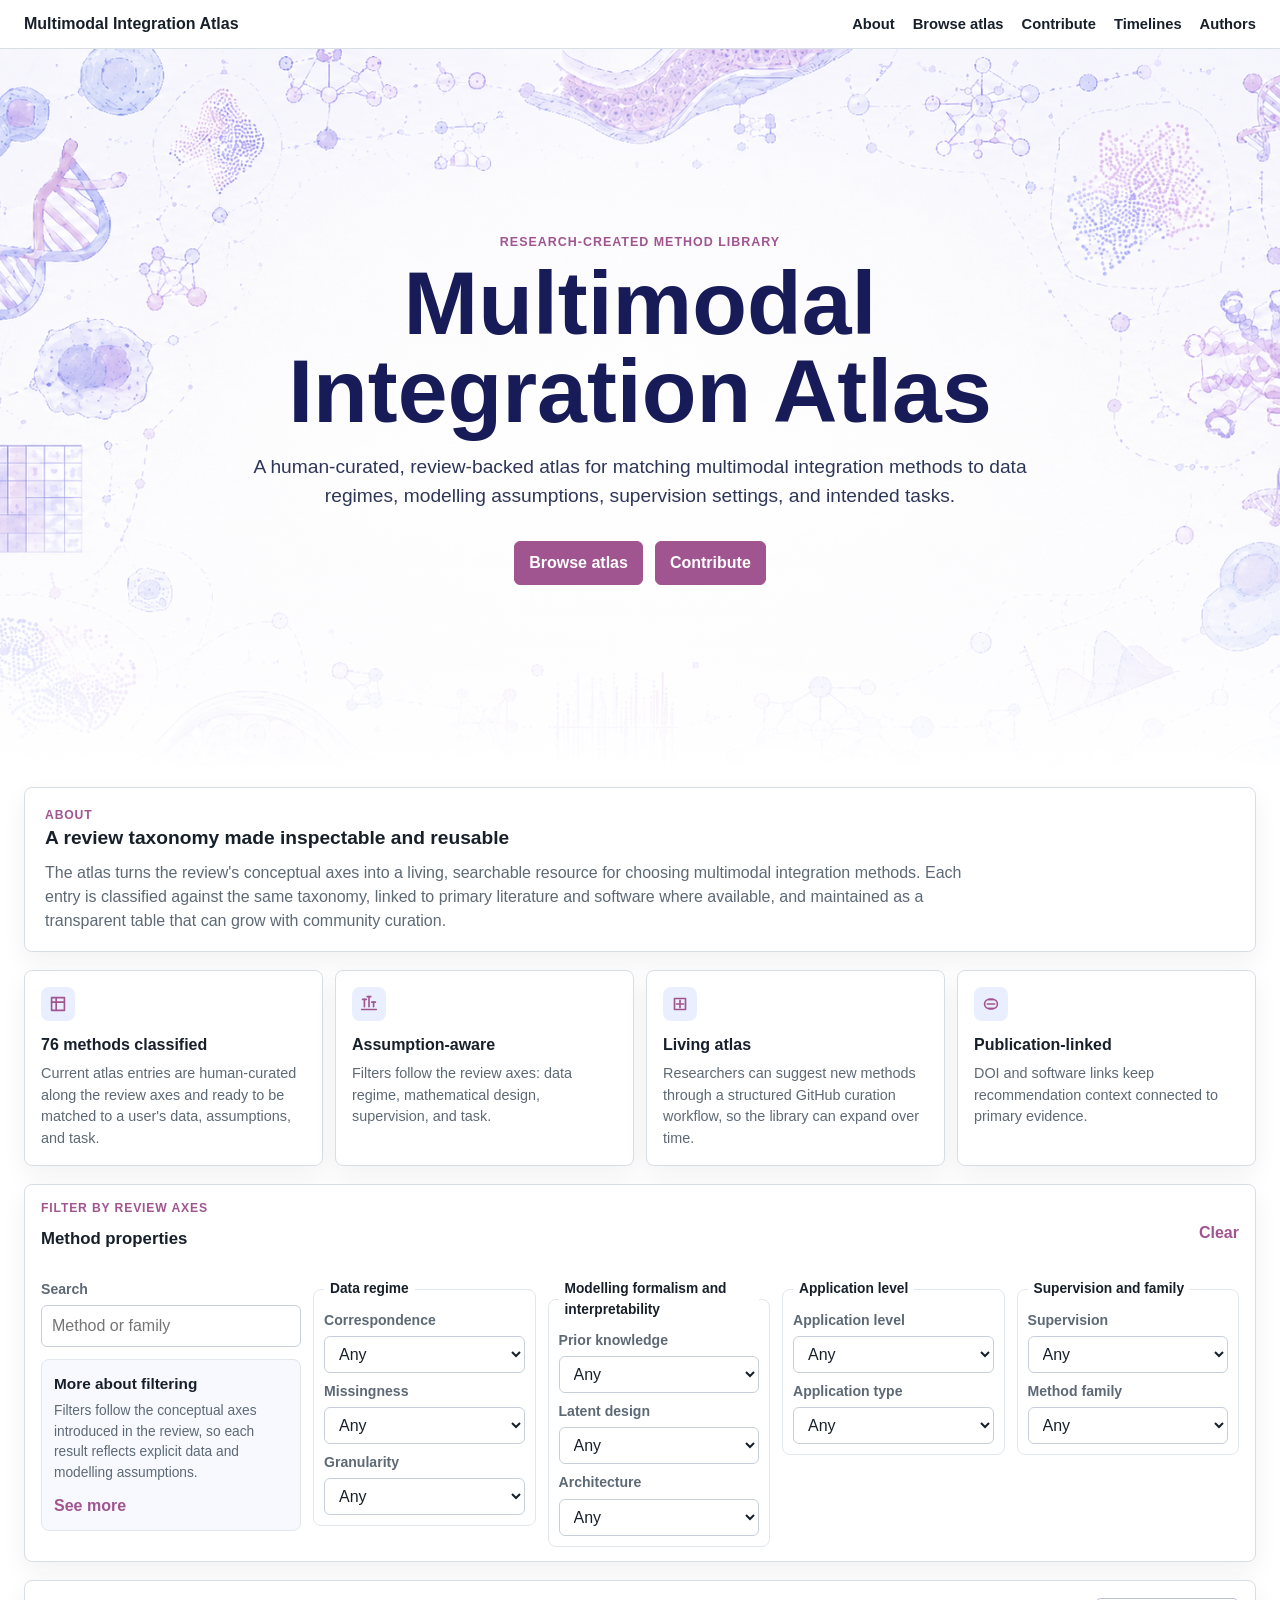
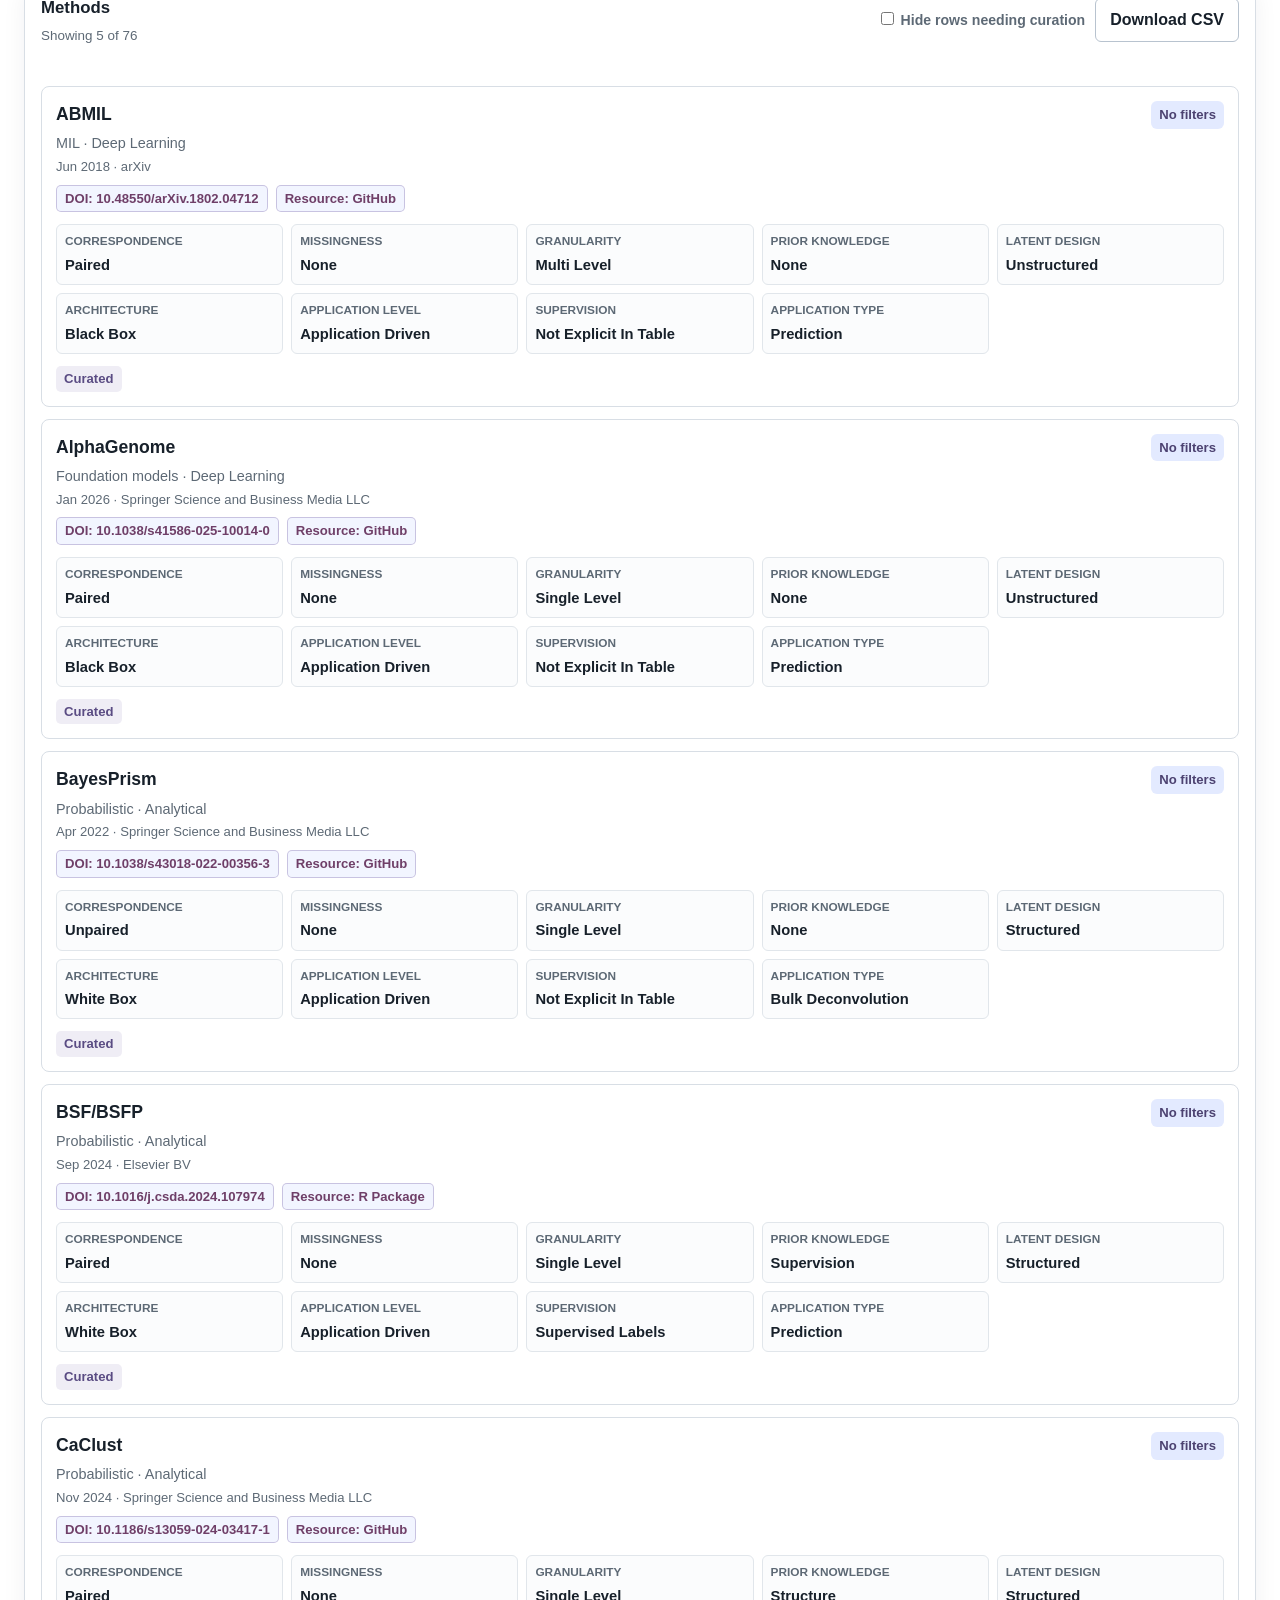
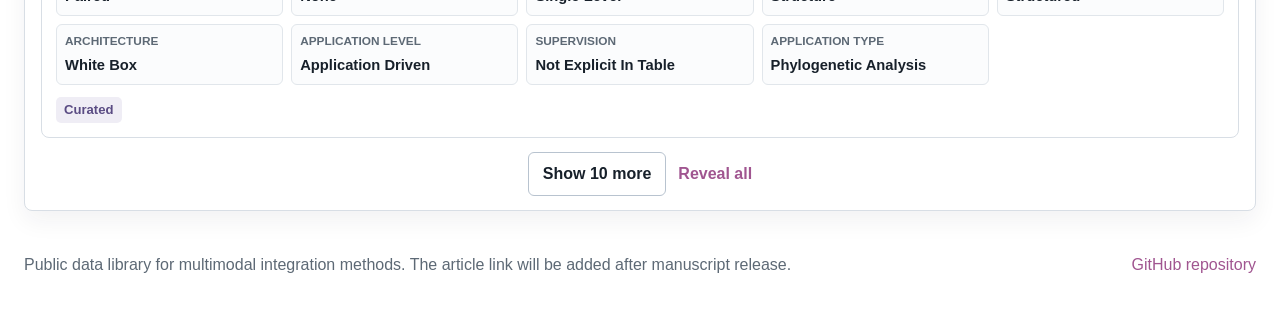
<file: index.html>
<!doctype html>
<html lang="en">
  <head>
    <meta charset="utf-8" />
    <meta name="viewport" content="width=device-width, initial-scale=1" />
    <meta
      name="description"
      content="Curated atlas of multimodal integration methods for biology, searchable by data regime, method properties, supervision, and application task."
    />
    <title>Multimodal Integration Atlas</title>
    <link rel="stylesheet" href="styles.css" />
  </head>
  <body>
    <header class="site-header">
      <div class="header-inner">
        <a class="site-mark" href="#" aria-label="Multimodal Integration Atlas home">
          Multimodal Integration Atlas
        </a>
        <nav class="header-actions" aria-label="Site navigation">
          <a href="index.html#about">About</a>
          <a href="index.html#atlas">Browse atlas</a>
          <button class="link-button open-suggest-dialog" type="button">
            Contribute
          </button>
          <a href="timeline.html">Timelines</a>
          <a href="authors.html">Authors</a>
        </nav>
      </div>
    </header>

    <section class="hero" aria-label="Atlas introduction">
      <img src="assets/landing_image_notext.png" alt="" />
      <div class="hero-content">
        <p class="eyebrow">Research-created method library</p>
        <h1>Multimodal Integration Atlas</h1>
        <p class="lede">
          A human-curated, review-backed atlas for matching multimodal
          integration methods to data regimes, modelling assumptions,
          supervision settings, and intended tasks.
        </p>
        <div class="hero-actions">
          <a class="button primary" href="#atlas">Browse atlas</a>
          <button class="button primary open-suggest-dialog" type="button">
            Contribute
          </button>
        </div>
      </div>
    </section>

    <main>
      <section id="about" class="overview" aria-label="About the atlas">
        <div class="about-head">
          <p class="section-kicker">About</p>
          <h2>A review taxonomy made inspectable and reusable</h2>
          <p>
            The atlas turns the review's conceptual axes into a living,
            searchable resource for choosing multimodal integration methods.
            Each entry is classified against the same taxonomy, linked to
            primary literature and software where available, and maintained as
            a transparent table that can grow with community curation.
          </p>
        </div>

        <div class="about-grid" aria-label="Atlas value">
          <article class="about-card">
            <span class="about-icon" aria-hidden="true">
              <svg viewBox="0 0 24 24"><path d="M5 5h14v14H5z"/><path d="M5 10h14M10 5v14"/></svg>
            </span>
            <h3><span id="methodCount">0</span> methods classified</h3>
            <p>
              Current atlas entries are human-curated along the review axes and
              ready to be matched to a user's data, assumptions, and task.
            </p>
          </article>
          <article class="about-card">
            <span class="about-icon" aria-hidden="true">
              <svg viewBox="0 0 24 24"><path d="M4 18h16"/><path d="M7 15V7M12 15V4M17 15v-5"/><path d="M5 7h4M10 4h4M15 10h4"/></svg>
            </span>
            <h3>Assumption-aware</h3>
            <p>Filters follow the review axes: data regime, mathematical design, supervision, and task.</p>
          </article>
          <article class="about-card">
            <span class="about-icon" aria-hidden="true">
              <svg viewBox="0 0 24 24"><path d="M8 12h8"/><path d="M12 8v8"/><path d="M6 6h12v12H6z"/></svg>
            </span>
            <h3>Living atlas</h3>
            <p>Researchers can suggest new methods through a structured GitHub curation workflow, so the library can expand over time.</p>
          </article>
          <article class="about-card">
            <span class="about-icon" aria-hidden="true">
              <svg viewBox="0 0 24 24"><path d="M10 7h4a5 5 0 0 1 0 10h-4"/><path d="M14 7h-4a5 5 0 0 0 0 10h4"/><path d="M8 12h8"/></svg>
            </span>
            <h3>Publication-linked</h3>
            <p>DOI and software links keep recommendation context connected to primary evidence.</p>
          </article>
        </div>

      </section>

      <section id="atlas" class="workspace" aria-label="Method search">
        <section class="filters" aria-label="Filters">
          <div class="filters-head">
            <div>
              <p class="section-kicker">Filter by review axes</p>
              <h2>Method properties</h2>
            </div>
            <button id="clearFilters" class="link-button" type="button">Clear</button>
          </div>

          <div class="filter-intro">
            <label class="field">
              <span>Search</span>
              <input id="searchInput" type="search" placeholder="Method or family" />
            </label>
            <div class="filter-help">
              <h3>More about filtering</h3>
              <p>
                Filters follow the conceptual axes introduced in the review,
                so each result reflects explicit data and modelling assumptions.
              </p>
              <button id="openAxesDialog" class="link-button" type="button">See more</button>
            </div>
          </div>

          <fieldset class="filter-group">
            <legend>Data regime</legend>
            <label class="field">
              <span>Correspondence</span>
              <select id="axis_correspondence"></select>
            </label>
            <label class="field">
              <span>Missingness</span>
              <select id="axis_missingness"></select>
            </label>
            <label class="field">
              <span>Granularity</span>
              <select id="axis_granularity"></select>
            </label>
          </fieldset>

          <fieldset class="filter-group">
            <legend>Modelling formalism and interpretability</legend>
            <label class="field">
              <span>Prior knowledge</span>
              <select id="axis_prior_knowledge"></select>
            </label>
            <label class="field">
              <span>Latent design</span>
              <select id="axis_latent_design"></select>
            </label>
            <label class="field">
              <span>Architecture</span>
              <select id="axis_architecture"></select>
            </label>
          </fieldset>

          <fieldset class="filter-group">
            <legend>Application level</legend>
            <label class="field">
              <span>Application level</span>
              <select id="axis_application_level"></select>
            </label>
            <label class="field">
              <span>Application type</span>
              <select id="application_task"></select>
            </label>
          </fieldset>

          <fieldset class="filter-group">
            <legend>Supervision and family</legend>
            <label class="field">
              <span>Supervision</span>
              <select id="axis_supervision"></select>
            </label>
            <label class="field">
              <span>Method family</span>
              <select id="method_family"></select>
            </label>
          </fieldset>

        </section>

        <section class="results" aria-label="Method results">
          <div class="results-toolbar">
            <div>
              <h2>Methods</h2>
              <p id="resultsMeta" class="results-meta">Showing 0 of 0</p>
            </div>
            <div class="toolbar-controls">
              <label>
                <input id="hideCuration" type="checkbox" />
                Hide rows needing curation
              </label>
              <button id="downloadCsv" class="button secondary" type="button">Download CSV</button>
            </div>
          </div>
          <div id="activeFilters" class="active-filters" aria-live="polite"></div>
          <div id="resultsList" class="results-list"></div>
          <div class="results-actions">
            <button id="showMoreResults" class="button secondary" type="button">Show 10 more</button>
            <button id="showAllResults" class="link-button" type="button">Reveal all</button>
            <button id="collapseResults" class="link-button" type="button" hidden>Hide expanded list</button>
          </div>
        </section>
      </section>
    </main>

    <dialog id="axesDialog" class="info-dialog">
      <div class="info-panel">
        <div class="dialog-head">
          <div>
            <p class="section-kicker">Review framework</p>
            <h2>Conceptual axes for filtering</h2>
          </div>
          <button id="closeAxesDialog" class="link-button" type="button">Close</button>
        </div>
        <img src="assets/multimodal-axes.png" alt="Conceptual axes for multimodal data regimes and model properties" />
        <div class="axis-definitions">
          <article>
            <h3>Data regime</h3>
            <p>Correspondence, missingness, and granularity describe how strongly the modalities align and how demanding the observed data setting is.</p>
          </article>
          <article>
            <h3>Modelling formalism</h3>
            <p>Prior knowledge, latent design, and architecture place methods between informed, structured, inspectable formulations and agnostic, unstructured, black-box ones.</p>
          </article>
          <article>
            <h3>Application level</h3>
            <p>Application level distinguishes broadly reusable general-purpose models from application-driven formulations targeting a specific biological question.</p>
          </article>
        </div>
        <p class="figure-caption">
          Figure 1. Conceptual axes for classifying multimodal integration methods in biology. Multimodal integration methods can be positioned along three complementary dimensions. The data regime can be progressively relaxed from its most controlled form, namely paired, fully observed, single-level measurements, toward increasingly demanding settings with stronger missingness, weaker cross-modal correspondence, or multi-level granularity. The modelling formalism can be tightened or loosened independently of the data: a formulation may move toward stronger prior knowledge, more structured latent representations, and more inspectable architectures, or remain agnostic, unstructured, and black-box. Finally, the application level distinguishes broadly reusable general-purpose models from application-driven formulations targeting a specific biological question. Together, these axes situate any integration method within a common framework and make explicit what assumptions a method requires and what it gives up.
        </p>
      </div>
    </dialog>

    <dialog id="suggestDialog" class="suggest-dialog">
      <form method="dialog" class="suggest-form">
        <div class="dialog-head">
          <div>
            <p class="section-kicker">Curation workflow</p>
            <h2>Suggest a method</h2>
          </div>
          <button id="closeSuggestDialog" class="link-button" type="button">Close</button>
        </div>

        <p class="dialog-copy">
          Fill the fields you know. The atlas will generate a GitHub issue and a
          candidate CSV row for curator review.
        </p>

        <div class="suggest-grid">
          <label class="field">
            <span>Method name</span>
            <input id="suggestMethod" type="text" placeholder="e.g. NewMethod" />
          </label>
          <label class="field">
            <span>Citation or DOI</span>
            <input id="suggestCitation" type="text" placeholder="DOI, preprint, repository, or paper URL" />
          </label>
          <label class="field">
            <span>Online tool/resource</span>
            <input id="suggestResourceUrl" type="text" placeholder="GitHub, package, web service, or documentation URL" />
          </label>
          <label class="field">
            <span>Resource type</span>
            <input id="suggestResourceType" type="text" placeholder="software, package, web service, documentation" />
          </label>
          <label class="field">
            <span>Method family</span>
            <select id="suggestFamily"></select>
          </label>
          <label class="field">
            <span>Correspondence</span>
            <select id="suggestPairedness"></select>
          </label>
          <label class="field">
            <span>Missingness</span>
            <select id="suggestMissingness"></select>
          </label>
          <label class="field">
            <span>Granularity</span>
            <select id="suggestLevel"></select>
          </label>
          <label class="field">
            <span>Architecture</span>
            <select id="suggestArchitecture"></select>
          </label>
          <label class="field">
            <span>Prior knowledge</span>
            <select id="suggestPrior"></select>
          </label>
          <label class="field">
            <span>Latent design</span>
            <select id="suggestLatent"></select>
          </label>
          <label class="field">
            <span>Application level</span>
            <select id="suggestApplicationLevel"></select>
          </label>
          <label class="field">
            <span>Supervision</span>
            <select id="suggestSupervision"></select>
          </label>
          <label class="field">
            <span>Application task</span>
            <input id="suggestTask" type="text" placeholder="e.g. Discovery+Imputation" />
          </label>
          <label class="field">
            <span>Rationale</span>
            <textarea id="suggestRationale" rows="4" placeholder="Short evidence for the classification"></textarea>
          </label>
        </div>

        <label class="field">
          <span>Candidate CSV row</span>
          <textarea id="suggestCsvRow" rows="4" readonly></textarea>
        </label>

        <div class="dialog-actions">
          <button id="copyCsvRow" class="button secondary" type="button">Copy CSV row</button>
          <a id="openIssueLink" class="button primary" target="_blank" rel="noreferrer" href="https://github.com/storaged/multimodal-integration-atlas/issues/new">
            Open GitHub issue
          </a>
        </div>
      </form>
    </dialog>

    <footer class="site-footer">
      <p>
        Public data library for multimodal integration methods. The article link
        will be added after manuscript release.
      </p>
      <a href="https://github.com/storaged/multimodal-integration-atlas" target="_blank" rel="noreferrer">
        GitHub repository
      </a>
    </footer>

    <script src="app.js"></script>
  </body>
</html>
</file>
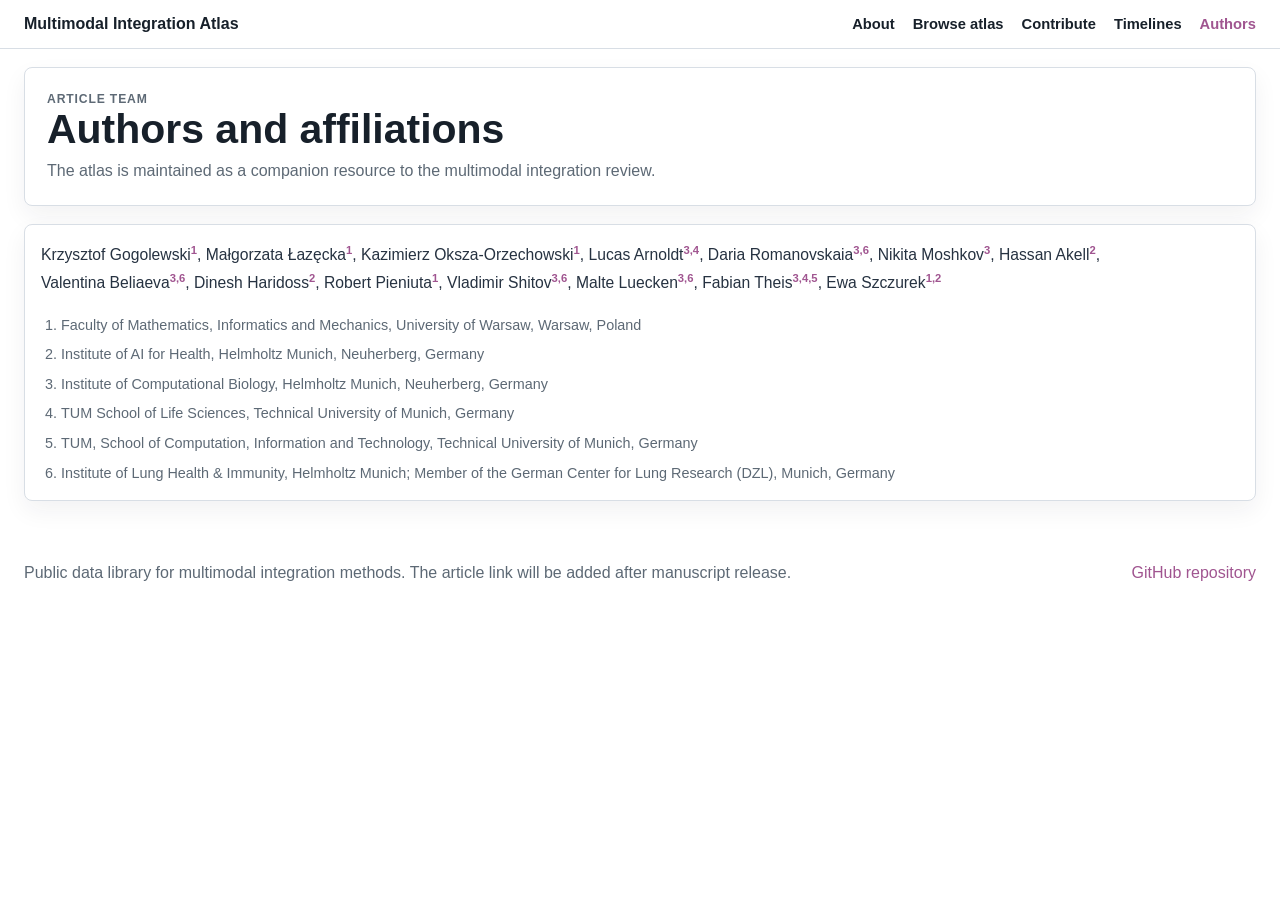
<file: authors.html>
<!doctype html>
<html lang="en">
  <head>
    <meta charset="utf-8" />
    <meta name="viewport" content="width=device-width, initial-scale=1" />
    <meta
      name="description"
      content="Authors and affiliations for the Multimodal Integration Atlas companion resource."
    />
    <title>Authors | Multimodal Integration Atlas</title>
    <link rel="stylesheet" href="styles.css" />
  </head>
  <body>
    <header class="site-header">
      <div class="header-inner">
        <a class="site-mark" href="index.html" aria-label="Multimodal Integration Atlas home">
          Multimodal Integration Atlas
        </a>
        <nav class="header-actions" aria-label="Site navigation">
          <a href="index.html#about">About</a>
          <a href="index.html#atlas">Browse atlas</a>
          <a href="index.html#contribute">Contribute</a>
          <a href="timeline.html">Timelines</a>
          <a href="authors.html" aria-current="page">Authors</a>
        </nav>
      </div>
    </header>

    <main>
      <section class="page-head">
        <p class="section-kicker">Article team</p>
        <h1>Authors and affiliations</h1>
        <p>
          The atlas is maintained as a companion resource to the multimodal
          integration review.
        </p>
      </section>

      <section class="authors-section" aria-label="Authors and affiliations">
        <p class="authors-list">
          Krzysztof Gogolewski<sup>1</sup>, Małgorzata Łazęcka<sup>1</sup>,
          Kazimierz Oksza-Orzechowski<sup>1</sup>, Lucas Arnoldt<sup>3,4</sup>,
          Daria Romanovskaia<sup>3,6</sup>, Nikita Moshkov<sup>3</sup>,
          Hassan Akell<sup>2</sup>, Valentina Beliaeva<sup>3,6</sup>,
          Dinesh Haridoss<sup>2</sup>, Robert Pieniuta<sup>1</sup>,
          Vladimir Shitov<sup>3,6</sup>, Malte Luecken<sup>3,6</sup>,
          Fabian Theis<sup>3,4,5</sup>, Ewa Szczurek<sup>1,2</sup>
        </p>
        <ol class="affiliations-list">
          <li>Faculty of Mathematics, Informatics and Mechanics, University of Warsaw, Warsaw, Poland</li>
          <li>Institute of AI for Health, Helmholtz Munich, Neuherberg, Germany</li>
          <li>Institute of Computational Biology, Helmholtz Munich, Neuherberg, Germany</li>
          <li>TUM School of Life Sciences, Technical University of Munich, Germany</li>
          <li>TUM, School of Computation, Information and Technology, Technical University of Munich, Germany</li>
          <li>Institute of Lung Health &amp; Immunity, Helmholtz Munich; Member of the German Center for Lung Research (DZL), Munich, Germany</li>
        </ol>
      </section>
    </main>

    <footer class="site-footer">
      <p>
        Public data library for multimodal integration methods. The article link
        will be added after manuscript release.
      </p>
      <a href="https://github.com/storaged/multimodal-integration-atlas" target="_blank" rel="noreferrer">
        GitHub repository
      </a>
    </footer>
  </body>
</html>
</file>
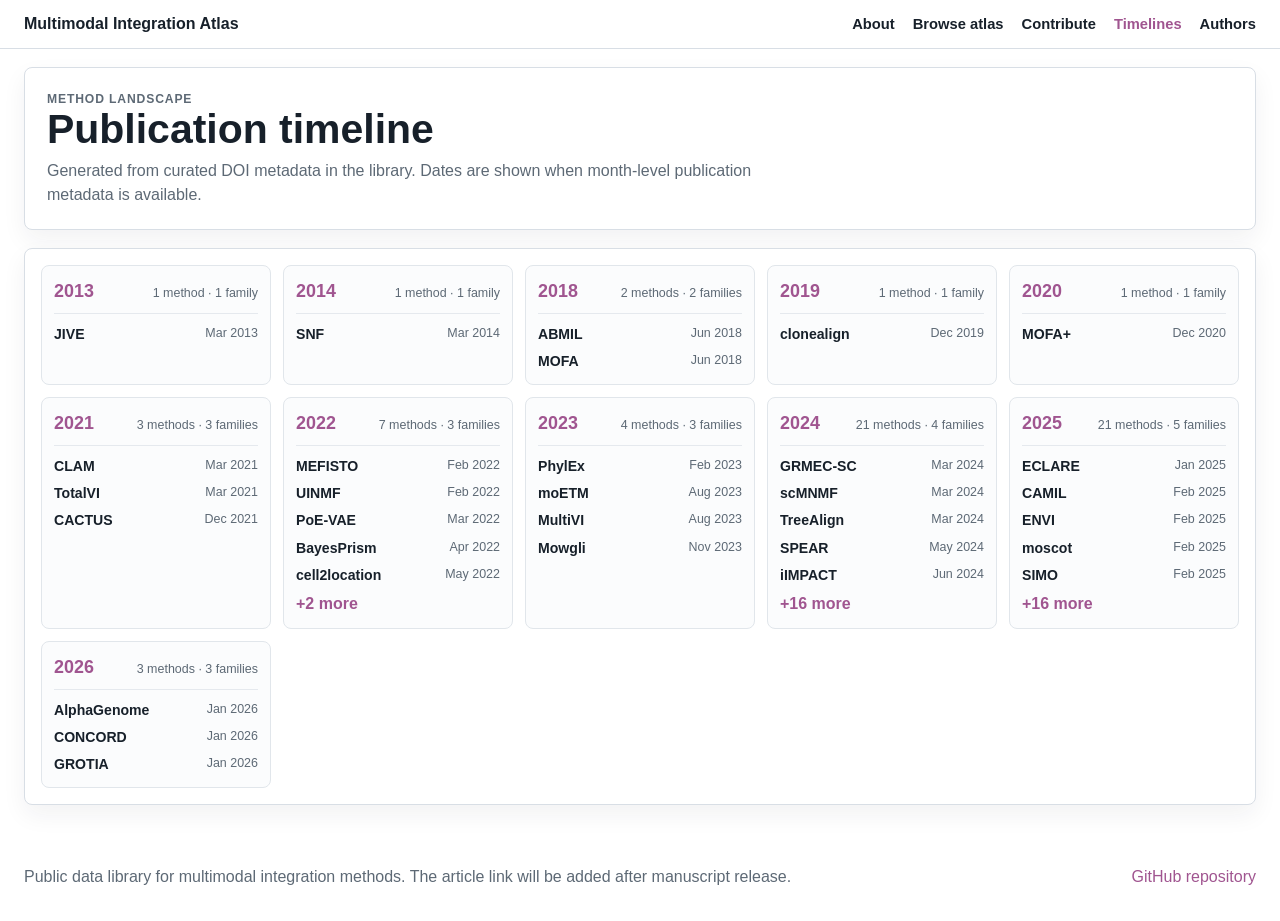
<file: timeline.html>
<!doctype html>
<html lang="en">
  <head>
    <meta charset="utf-8" />
    <meta name="viewport" content="width=device-width, initial-scale=1" />
    <meta
      name="description"
      content="Publication timeline for the Multimodal Integration Atlas method library."
    />
    <title>Timelines | Multimodal Integration Atlas</title>
    <link rel="stylesheet" href="styles.css" />
  </head>
  <body>
    <header class="site-header">
      <div class="header-inner">
        <a class="site-mark" href="index.html" aria-label="Multimodal Integration Atlas home">
          Multimodal Integration Atlas
        </a>
        <nav class="header-actions" aria-label="Site navigation">
          <a href="index.html#about">About</a>
          <a href="index.html#atlas">Browse atlas</a>
          <a href="index.html#contribute">Contribute</a>
          <a href="timeline.html" aria-current="page">Timelines</a>
          <a href="authors.html">Authors</a>
        </nav>
      </div>
    </header>

    <main>
      <section class="page-head">
        <p class="section-kicker">Method landscape</p>
        <h1>Publication timeline</h1>
        <p>
          Generated from curated DOI metadata in the library. Dates are shown
          when month-level publication metadata is available.
        </p>
      </section>

      <section class="timeline-section" aria-label="Publication timeline">
        <div id="timelineList" class="timeline-list"></div>
      </section>
    </main>

    <footer class="site-footer">
      <p>
        Public data library for multimodal integration methods. The article link
        will be added after manuscript release.
      </p>
      <a href="https://github.com/storaged/multimodal-integration-atlas" target="_blank" rel="noreferrer">
        GitHub repository
      </a>
    </footer>

    <script src="app.js"></script>
  </body>
</html>
</file>
<file: styles.css>
:root {
  --ink: #17202a;
  --muted: #5d6975;
  --line: #d8dee5;
  --panel: #ffffff;
  --soft: #f8fafb;
  --violet: #a79ac8;
  --lavender: #c2d1ff;
  --plum: #a05590;
  --mauve: #b27eb9;
  --shadow: 0 10px 24px rgba(26, 36, 48, 0.06);
}

* {
  box-sizing: border-box;
}

body {
  margin: 0;
  color: var(--ink);
  background: #ffffff;
  font-family: "Helvetica Neue", Helvetica, Arial, sans-serif;
  font-weight: 400;
  line-height: 1.5;
}

a {
  color: var(--plum);
  text-decoration: none;
}

a:hover {
  text-decoration: underline;
}

.site-header {
  position: sticky;
  top: 0;
  z-index: 20;
  background: #ffffff;
  border-bottom: 1px solid var(--line);
}

.header-inner {
  max-width: 1280px;
  margin: 0 auto;
  padding: 12px 24px;
  display: grid;
  grid-template-columns: minmax(0, 1fr) auto;
  gap: 24px;
  align-items: center;
}

.site-mark {
  color: var(--ink);
  font-weight: 700;
  letter-spacing: 0;
}

.site-mark:hover {
  text-decoration: none;
}

.eyebrow {
  margin: 0 0 8px;
  color: var(--plum);
  font-size: 0.78rem;
  font-weight: 700;
  letter-spacing: 0.08em;
  text-transform: uppercase;
}

.section-kicker {
  margin: 0 0 8px;
  color: var(--plum);
  font-size: 0.76rem;
  font-weight: 700;
  letter-spacing: 0.07em;
  text-transform: uppercase;
}

h1,
h2,
h3,
p {
  margin-top: 0;
}

h1 {
  margin-bottom: 10px;
  font-size: clamp(1.9rem, 3.2vw, 3rem);
  line-height: 1.05;
  font-weight: 700;
  letter-spacing: 0;
}

h2 {
  margin-bottom: 16px;
  font-size: 1.05rem;
  letter-spacing: 0;
}

.lede {
  max-width: 760px;
  margin-bottom: 0;
  color: var(--muted);
  font-size: 0.98rem;
}

.header-actions {
  justify-content: flex-end;
}

.header-actions a,
.header-actions button {
  min-height: auto;
  border: 0;
  padding: 0;
  background: transparent;
  color: var(--ink);
  font-size: 0.92rem;
  font-weight: 700;
}

.header-actions a:hover,
.header-actions button:hover {
  color: var(--plum);
  box-shadow: none;
  text-decoration: none;
}

.header-actions [aria-current="page"] {
  color: var(--plum);
}

.toolbar-controls {
  display: flex;
  align-items: center;
  gap: 10px;
  flex-wrap: wrap;
}

.header-actions {
  display: flex;
  align-items: center;
  gap: 18px;
  flex-wrap: wrap;
}

.button,
button {
  min-height: 40px;
  border: 1px solid var(--line);
  border-radius: 6px;
  padding: 9px 14px;
  background: #ffffff;
  color: var(--ink);
  font: inherit;
  font-weight: 700;
  cursor: pointer;
}

.button.primary {
  border-color: var(--plum);
  background: var(--plum);
  color: #ffffff;
}

.button.secondary {
  border-color: #b8c3cf;
}

.button:hover,
button:hover {
  text-decoration: none;
  box-shadow: 0 0 0 3px rgba(194, 209, 255, 0.65);
}

.link-button {
  min-height: auto;
  border: 0;
  padding: 0;
  background: transparent;
  color: var(--plum);
}

main {
  max-width: 1280px;
  margin: 0 auto;
  padding: 18px 24px 24px;
}

.hero {
  position: relative;
  min-height: min(720px, calc(100vh - 64px));
  display: grid;
  place-items: center;
  overflow: hidden;
}

.hero img {
  position: absolute;
  inset: 0;
  width: 100%;
  height: 100%;
  object-fit: cover;
}

.hero::after {
  content: "";
  position: absolute;
  inset: 0;
  background:
    linear-gradient(180deg, rgba(255, 255, 255, 0.1) 0%, rgba(255, 255, 255, 0.2) 55%, #ffffff 100%),
    radial-gradient(circle at 50% 50%, rgba(255, 255, 255, 0.72), rgba(255, 255, 255, 0.2) 60%);
}

.hero-content {
  position: relative;
  z-index: 1;
  width: min(860px, calc(100% - 48px));
  margin: 0 auto;
  padding: 72px 0;
  text-align: center;
}

.hero h1 {
  margin-bottom: 18px;
  font-size: clamp(3rem, 7vw, 6rem);
  line-height: 0.98;
  color: #171b58;
}

.hero .lede {
  max-width: 780px;
  margin: 0 auto;
  color: #2d3657;
  font-size: clamp(1rem, 1.5vw, 1.25rem);
}

.hero-actions {
  display: flex;
  justify-content: center;
  gap: 12px;
  flex-wrap: wrap;
  margin-top: 30px;
}

.overview {
  display: grid;
  grid-template-columns: minmax(0, 1fr);
  gap: 18px;
  margin-bottom: 18px;
}

.about-head,
.about-card,
.figure-details {
  border: 1px solid var(--line);
  border-radius: 8px;
  background: var(--panel);
  box-shadow: var(--shadow);
}

.about-head {
  padding: 18px 20px;
}

.about-head .section-kicker {
  color: var(--plum);
}

.about-head h2 {
  margin-bottom: 8px;
  font-size: 1.2rem;
}

.about-head p {
  max-width: 940px;
  margin-bottom: 0;
  color: var(--muted);
}

.about-grid {
  display: grid;
  grid-template-columns: repeat(4, minmax(0, 1fr));
  gap: 12px;
}

.about-card {
  min-height: 172px;
  padding: 16px;
}

.about-icon {
  width: 34px;
  height: 34px;
  display: inline-grid;
  place-items: center;
  margin-bottom: 12px;
  border-radius: 8px;
  background: rgba(194, 209, 255, 0.34);
  color: var(--plum);
}

.about-icon svg {
  width: 22px;
  height: 22px;
  fill: none;
  stroke: currentColor;
  stroke-width: 1.8;
  stroke-linecap: round;
  stroke-linejoin: round;
}

.about-card h3 {
  margin-bottom: 6px;
  font-size: 1rem;
}

.about-card p {
  margin-bottom: 0;
  color: var(--muted);
  font-size: 0.9rem;
}

.intro-panel {
  padding: 18px 20px;
  display: grid;
  grid-template-columns: minmax(0, 1fr) 300px;
  gap: 24px;
  align-items: start;
}

.intro-panel h2 {
  margin-bottom: 6px;
  font-size: 1.12rem;
}

.intro-panel p {
  margin-bottom: 0;
  color: var(--muted);
}

.workflow-list {
  margin: 0;
  padding-left: 22px;
  color: #344150;
}

.workflow-list li {
  margin-bottom: 5px;
  padding-left: 3px;
}

.value-points {
  display: grid;
  grid-template-columns: repeat(3, minmax(0, 1fr));
  gap: 18px;
  margin-top: 18px;
}

.value-points div {
  border-left: 3px solid var(--violet);
  padding-left: 12px;
}

.value-points strong,
.value-points span {
  display: block;
}

.value-points strong {
  margin-bottom: 4px;
  color: var(--ink);
}

.value-points span {
  color: var(--muted);
  font-size: 0.88rem;
}

.metric-panel {
  display: grid;
  grid-template-columns: repeat(4, minmax(0, 1fr));
  gap: 12px;
}

.metric-panel > div,
.filters,
.results {
  border: 1px solid var(--line);
  border-radius: 8px;
  background: var(--panel);
  box-shadow: var(--shadow);
}

.metric-panel > div {
  min-height: 56px;
  padding: 10px 14px;
}

.metric {
  display: block;
  font-size: 1.45rem;
  font-weight: 700;
  line-height: 1;
}

.metric-label {
  display: block;
  margin-top: 5px;
  color: var(--muted);
  font-size: 0.82rem;
}

.figure-strip {
  display: grid;
  grid-template-columns: 1.1fr 1fr;
  gap: 12px;
  min-width: 0;
}

.figure-details {
  grid-column: 1 / -1;
  padding: 10px 12px;
}

.figure-details summary {
  cursor: pointer;
  color: var(--muted);
  font-weight: 720;
}

.figure-details[open] summary {
  margin-bottom: 12px;
}

.figure-strip img {
  width: 100%;
  height: 100%;
  max-height: 302px;
  object-fit: contain;
  border: 1px solid var(--line);
  border-radius: 8px;
  background: #ffffff;
}

.workspace {
  display: grid;
  grid-template-columns: 1fr;
  gap: 18px;
  align-items: start;
}

.timeline-section {
  margin-bottom: 18px;
  border: 1px solid var(--line);
  border-radius: 8px;
  padding: 16px;
  background: var(--panel);
  box-shadow: var(--shadow);
}

.authors-section {
  margin-bottom: 18px;
  border: 1px solid var(--line);
  border-radius: 8px;
  padding: 16px;
  background: var(--panel);
  box-shadow: var(--shadow);
}

.authors-list {
  max-width: 1120px;
  margin-bottom: 18px;
  color: #263241;
  font-size: 0.98rem;
  line-height: 1.75;
}

.authors-list sup {
  color: var(--plum);
  font-size: 0.72em;
  font-weight: 700;
}

.affiliations-list {
  display: grid;
  gap: 8px;
  margin: 0;
  padding-left: 20px;
  color: var(--muted);
  font-size: 0.9rem;
}

.section-head {
  display: grid;
  grid-template-columns: minmax(0, 1fr) minmax(260px, 440px);
  gap: 18px;
  align-items: end;
  margin-bottom: 14px;
}

.section-head h2 {
  margin-bottom: 0;
}

.section-head p {
  margin: 0;
  color: var(--muted);
  font-size: 0.92rem;
}

.timeline-list {
  display: grid;
  grid-template-columns: repeat(auto-fit, minmax(210px, 1fr));
  gap: 12px;
}

.timeline-year {
  border: 1px solid #e1e6eb;
  border-radius: 8px;
  padding: 12px;
  background: #fbfcfd;
}

.timeline-year-head {
  display: flex;
  align-items: baseline;
  justify-content: space-between;
  gap: 10px;
  border-bottom: 1px solid #e5e9ee;
  padding-bottom: 8px;
  margin-bottom: 10px;
}

.timeline-year-head strong {
  color: var(--plum);
  font-size: 1.12rem;
}

.timeline-year-head span,
.timeline-methods small {
  color: var(--muted);
  font-size: 0.78rem;
}

.timeline-methods {
  display: grid;
  gap: 6px;
}

.timeline-methods span {
  display: flex;
  justify-content: space-between;
  gap: 10px;
}

.timeline-methods b {
  font-size: 0.88rem;
}

.timeline-more {
  color: var(--plum);
  font-weight: 700;
}

.filters,
.results {
  padding: 14px 16px;
}

.filters {
  display: grid;
  grid-template-columns: minmax(170px, 260px) repeat(4, minmax(0, 1fr));
  gap: 12px;
  align-items: start;
}

.filters-head,
.results-toolbar {
  display: flex;
  align-items: center;
  justify-content: space-between;
  gap: 16px;
}

.filters-head {
  grid-column: 1 / -1;
}

.field {
  display: grid;
  gap: 5px;
  margin-bottom: 0;
}

.filter-intro {
  display: grid;
  gap: 12px;
}

.filter-help {
  border: 1px solid #e1e7ed;
  border-radius: 8px;
  padding: 12px;
  background: rgba(194, 209, 255, 0.14);
}

.filter-help h3 {
  margin-bottom: 6px;
  font-size: 0.96rem;
}

.filter-help p {
  margin-bottom: 10px;
  color: var(--muted);
  font-size: 0.86rem;
}

.filter-group {
  margin: 0;
  border: 1px solid #e1e7ed;
  border-radius: 8px;
  padding: 10px;
  display: grid;
  gap: 8px;
  align-content: start;
}

.filter-group legend {
  padding: 0 6px;
  color: var(--ink);
  font-size: 0.86rem;
  font-weight: 700;
}

.field span,
.toolbar-controls label {
  color: var(--muted);
  font-size: 0.88rem;
  font-weight: 700;
}

input[type="search"],
input[type="text"],
textarea,
select {
  width: 100%;
  min-height: 34px;
  border: 1px solid #c7d0da;
  border-radius: 6px;
  padding: 8px 10px;
  background: #ffffff;
  color: var(--ink);
  font: inherit;
}

textarea {
  resize: vertical;
}

input:focus,
select:focus,
textarea:focus,
button:focus-visible,
a:focus-visible {
  outline: 3px solid rgba(194, 209, 255, 0.75);
  outline-offset: 2px;
}

.filter-note {
  margin-top: 0;
  padding: 10px;
  border-left: 3px solid var(--violet);
  background: #f5fbfa;
  color: var(--muted);
  font-size: 0.84rem;
}

.active-filters {
  display: flex;
  gap: 8px;
  flex-wrap: wrap;
  min-height: 28px;
  margin-bottom: 12px;
}

.chip {
  display: inline-flex;
  align-items: center;
  min-height: 26px;
  border: 1px solid #ccd6df;
  border-radius: 999px;
  padding: 3px 9px;
  background: var(--soft);
  color: #344150;
  font-size: 0.82rem;
}

.results-list {
  display: grid;
  gap: 12px;
}

.method-card {
  border: 1px solid var(--line);
  border-radius: 8px;
  padding: 14px;
  background: #ffffff;
}

.method-card:hover {
  border-color: #b7c6d5;
}

.method-topline {
  display: flex;
  justify-content: space-between;
  gap: 12px;
  align-items: start;
}

.method-card h3 {
  margin-bottom: 6px;
  font-size: 1.1rem;
}

.method-meta {
  color: var(--muted);
  font-size: 0.9rem;
}

.publication-meta {
  margin-top: 2px;
  color: var(--muted);
  font-size: 0.82rem;
}

.method-summary {
  max-width: 980px;
  margin: 8px 0 0;
  color: #344150;
  font-size: 0.92rem;
}

.results-meta {
  margin: -10px 0 0;
  color: var(--muted);
  font-size: 0.84rem;
}

.results-actions {
  display: flex;
  align-items: center;
  justify-content: center;
  gap: 12px;
  flex-wrap: wrap;
  margin-top: 14px;
}

.score {
  min-width: 68px;
  border-radius: 6px;
  padding: 4px 8px;
  background: rgba(194, 209, 255, 0.45);
  color: #4c4271;
  font-size: 0.82rem;
  font-weight: 700;
  text-align: center;
}

.axis-grid {
  display: grid;
  grid-template-columns: repeat(5, minmax(0, 1fr));
  gap: 8px;
  margin-top: 12px;
}

.axis {
  border: 1px solid #e1e6eb;
  border-radius: 6px;
  padding: 8px;
  background: #fbfcfd;
}

.axis span {
  display: block;
  color: var(--muted);
  font-size: 0.74rem;
  font-weight: 700;
  text-transform: uppercase;
}

.axis strong {
  display: block;
  margin-top: 3px;
  color: var(--ink);
  font-size: 0.92rem;
  font-weight: 700;
}

.method-links {
  display: flex;
  flex-wrap: wrap;
  gap: 8px;
  margin-top: 8px;
}

.method-link {
  display: inline-flex;
  align-items: center;
  min-height: 26px;
  border: 1px solid rgba(167, 154, 200, 0.55);
  border-radius: 5px;
  padding: 3px 8px;
  background: rgba(194, 209, 255, 0.22);
  color: #6f3f68;
  font-size: 0.82rem;
  font-weight: 700;
}

.method-link.missing {
  border-color: #d8dee5;
  background: #fbfcfd;
  color: var(--muted);
}

.status {
  display: inline-flex;
  align-items: center;
  margin-top: 12px;
  border-radius: 5px;
  padding: 3px 8px;
  font-size: 0.82rem;
  font-weight: 700;
}

.status.curated {
  background: rgba(167, 154, 200, 0.18);
  color: #5a4c83;
}

.status.needs-curation {
  background: rgba(178, 126, 185, 0.16);
  color: #814575;
}

.empty-state {
  border: 1px dashed #b9c5cf;
  border-radius: 8px;
  padding: 32px;
  color: var(--muted);
  text-align: center;
}

.site-footer {
  max-width: 1280px;
  margin: 0 auto;
  padding: 18px 24px 32px;
  display: flex;
  justify-content: space-between;
  gap: 18px;
  color: var(--muted);
}

.site-footer p {
  margin: 0;
}

.suggest-dialog,
.info-dialog {
  width: min(880px, calc(100vw - 32px));
  max-height: min(860px, calc(100vh - 32px));
  border: 1px solid var(--line);
  border-radius: 10px;
  padding: 0;
  box-shadow: 0 28px 80px rgba(19, 32, 45, 0.24);
}

.suggest-dialog::backdrop,
.info-dialog::backdrop {
  background: rgba(23, 32, 42, 0.42);
}

.suggest-form {
  padding: 22px;
}

.info-panel {
  padding: 22px;
}

.info-panel img {
  width: 100%;
  max-height: 420px;
  object-fit: contain;
  border: 1px solid var(--line);
  border-radius: 8px;
  background: #ffffff;
}

.axis-definitions {
  display: grid;
  grid-template-columns: repeat(3, minmax(0, 1fr));
  gap: 12px;
  margin-top: 14px;
}

.axis-definitions article {
  border-left: 3px solid var(--violet);
  padding-left: 12px;
}

.axis-definitions h3 {
  margin-bottom: 4px;
  font-size: 0.96rem;
}

.axis-definitions p,
.figure-caption {
  color: var(--muted);
  font-size: 0.88rem;
}

.figure-caption {
  margin: 16px 0 0;
}

.page-head {
  border: 1px solid var(--line);
  border-radius: 8px;
  padding: 22px;
  margin-bottom: 18px;
  background: var(--panel);
  box-shadow: var(--shadow);
}

.page-head h1 {
  margin-bottom: 8px;
}

.page-head p {
  max-width: 760px;
  margin-bottom: 0;
  color: var(--muted);
}

.dialog-head,
.dialog-actions {
  display: flex;
  align-items: center;
  justify-content: space-between;
  gap: 16px;
}

.dialog-head h2 {
  margin-bottom: 0;
  font-size: 1.35rem;
}

.dialog-copy {
  margin: 12px 0 18px;
  color: var(--muted);
}

.suggest-grid {
  display: grid;
  grid-template-columns: repeat(2, minmax(0, 1fr));
  gap: 0 14px;
}

.suggest-grid .field:last-child {
  grid-column: 1 / -1;
}

@media (max-width: 980px) {
  .header-inner,
  .overview,
  .workspace,
  .filters,
  .metric-panel {
    grid-template-columns: 1fr;
  }

  .intro-panel {
    grid-template-columns: 1fr;
  }

  .header-inner {
    grid-template-columns: 1fr;
    gap: 10px;
  }

  .header-actions {
    justify-content: flex-start;
  }

  .value-points,
  .section-head,
  .about-grid,
  .axis-definitions {
    grid-template-columns: 1fr;
  }

  .figure-strip {
    grid-template-columns: 1fr;
  }

  .axis-grid {
    grid-template-columns: repeat(2, minmax(0, 1fr));
  }
}

@media (max-width: 620px) {
  main,
  .header-inner,
  .site-footer {
    padding-left: 16px;
    padding-right: 16px;
  }

  .method-topline,
  .results-toolbar,
  .dialog-head,
  .dialog-actions,
  .site-footer {
    align-items: stretch;
    flex-direction: column;
  }

  .suggest-grid {
    grid-template-columns: 1fr;
  }

  .axis-grid {
    grid-template-columns: 1fr;
  }
}
</file>
